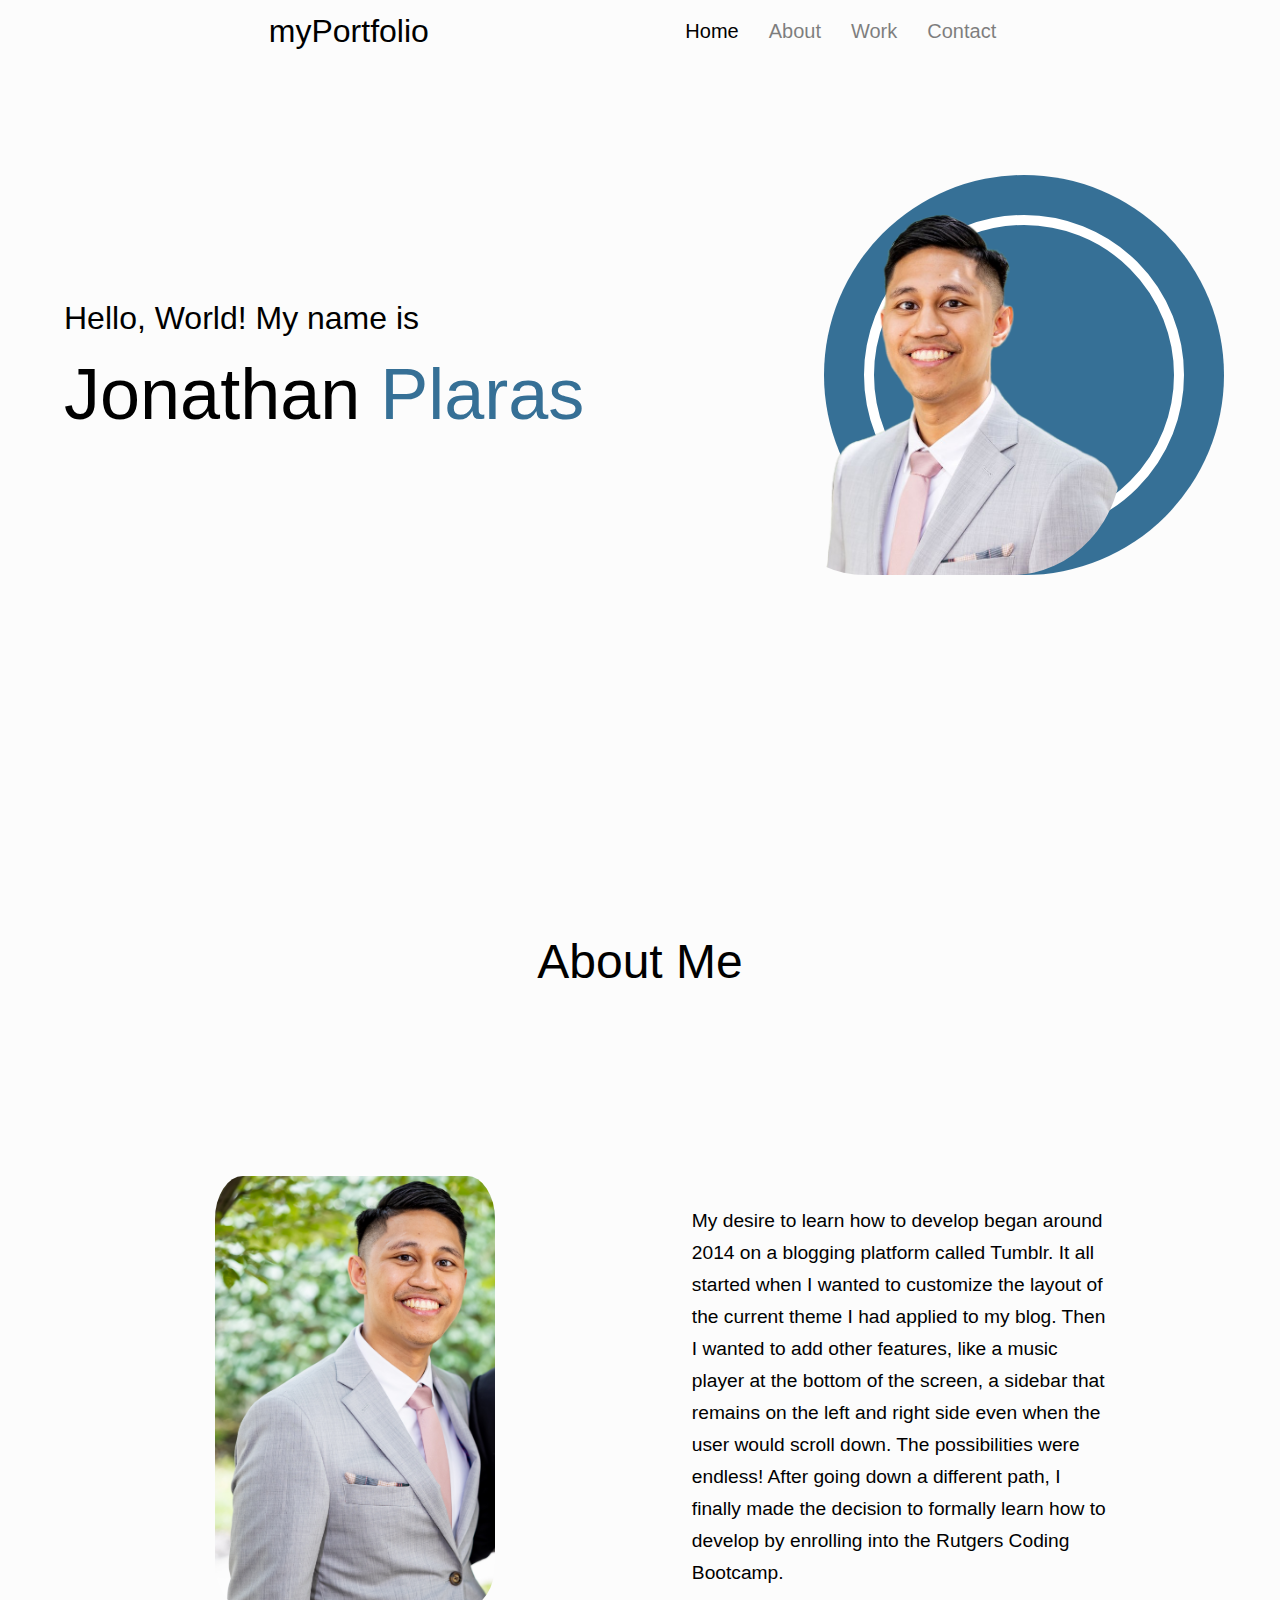
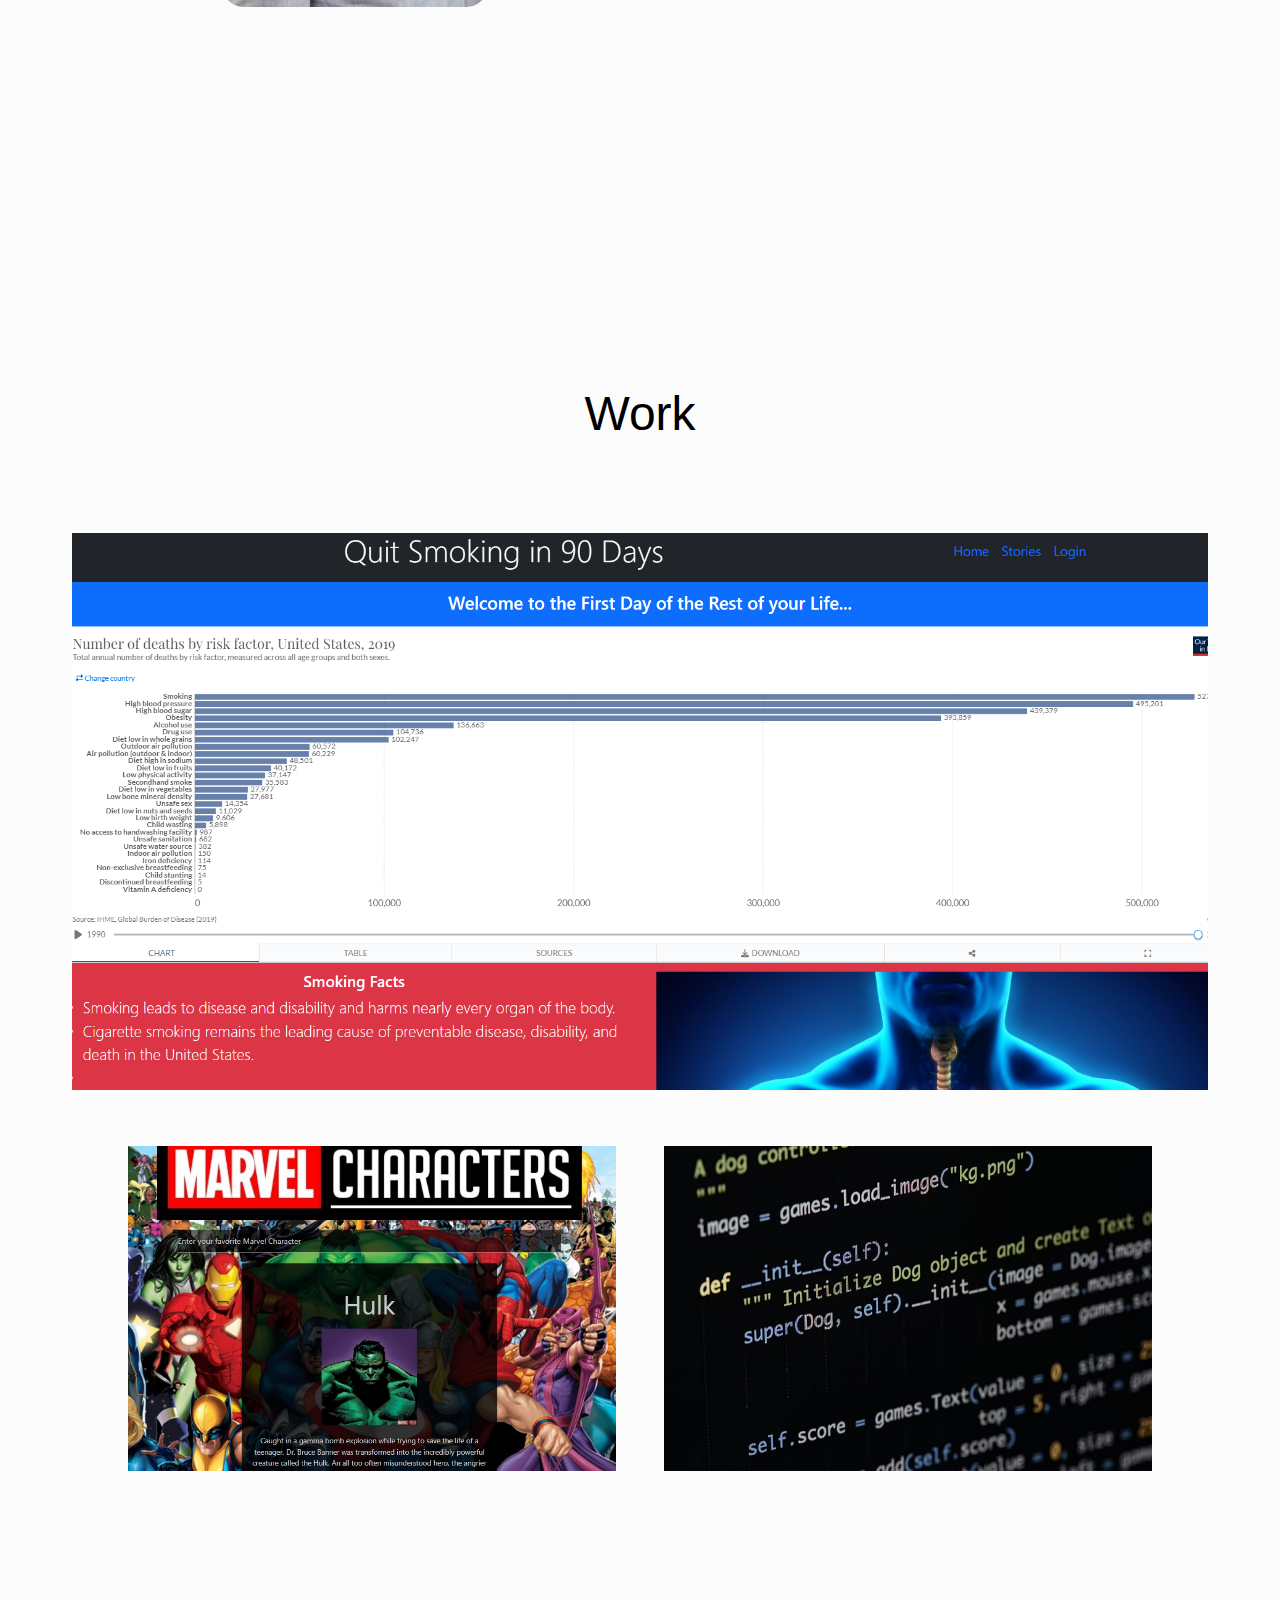
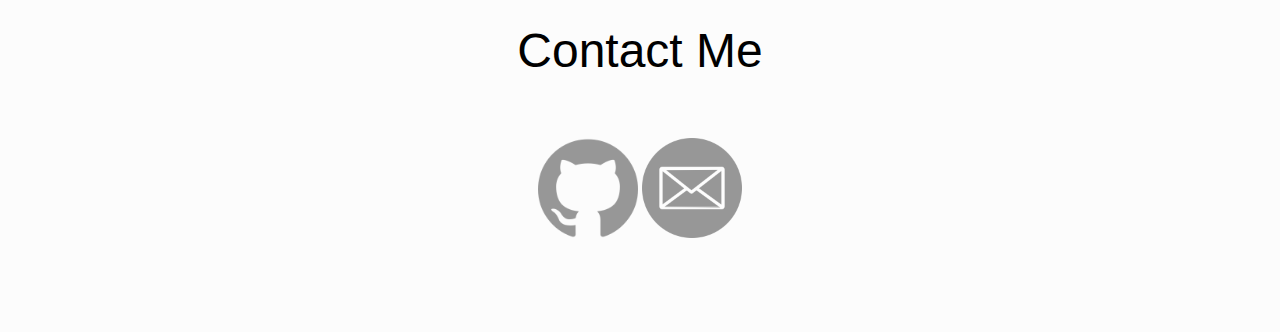
<file: index.html>
<!DOCTYPE html>
<html lang="en">

<head>
    <meta charset="UTF-8">
    <meta http-equiv="X-UA-Compatible" content="IE=edge">
    <meta name="viewport" content="width=device-width, initial-scale=1.0">
    <link rel="stylesheet" href="./assets/style/style.css">
    <title>myPortfolio</title>
</head>

<body>

    <!-- START NAVBAR -->
    <nav class="navbar">
        <h1>myPortfolio</h1>
        <ul class="nav-link-container">
            <li class="nav-link"><a href="#home-section" class="links active">Home</a></li>
            <li class="nav-link"><a href="#about-section" class="links">About</a></li>
            <li class="nav-link"><a href="#work-section" class="links">Work</a></li>
            <li class="nav-link"><a href="#contact-section" class="links">Contact</a></li>
        </ul>
    </nav>
    <!-- END NAVBAR -->

    <!-- START HEADER -->
    <main>
        <header class="header" id="home-section">
            <div class="header-content">
                <h2 class="header-heading">Hello, World! My name is
                    <span class="my-name">Jonathan<span> Plaras</span></span>
                </h2>
            </div>

            <div class="img-container">
                <div class="circle-border"></div>
                <img src="./assets/images/download.png" class="self-img" alt="recent-self-portrait">
            </div>
        </header>

        <!-- END HEADER -->

        <!-- START ABOUT ME -->
        <section id="about-section">
            <h2 class="section-header">About Me</h2>
            <div class="aboutme-container">
                <div class="aboutme-img-container">
                    <img src="./assets/images/ROSI8270.jpg" class="aboutme-img" alt="self-portrait">
                </div>


                <article class="aboutme-info">
                    <p>My desire to learn how to develop began around 2014 on a blogging platform called Tumblr. It all
                        started when I wanted to customize the layout of the current theme I had applied to my blog.
                        Then I
                        wanted to add other features, like a music player at the bottom of the screen, a sidebar that
                        remains on the left and right side even when the user would scroll down. The possibilities were
                        endless! After going down a different path, I finally made the decision to formally learn how to
                        develop by enrolling into the Rutgers Coding Bootcamp.</p>
                </article>
            </div>
        </section>
        <!-- END ABOUT ME -->

        <!-- START WORK -->
        <section id="work-section">
            <h2 class="section-header">Work</h2>
            <div class="work-container">
                <div class="refactor-container">
                    <img src="./assets/images/project2.png" alt="quit-smoking-project"
                        class="refactor-seo-img">
                        <a href="https://group7-smokequitter.herokuapp.com/" class="links">
                        <div class="overlay">
                        <h2 class="refactor-name">Quit Smoking Application</h2>
                        <p class="refactor-info">For our project, we decided to create an online app to help the user quit smoking. Utilizing front-end and back-end technologies through MVC structure, the app includes many features. Users can create a quit plan without logging in, or they can create an account and utilize our daily form features and charts to help track their quitting journey. They can also view reviews, user stories and some facts about smoking, including benefits of quitting.</p></a>
                    </div>
                </div>

                <div class="work-wrapper">
                    <div class="js-container">
                        <img src="./assets/images/marvel-character-project.jpg" alt="marvel-character-project"
                            class="js-img">
                        <a href="https://pljon.github.io/marvel-character-project/" class="links"><div class="js-overlay">
                            <h2 class="js-name">Marvel Character Project</h2>
                            <p class="refactor-info">This project's objective was to build a responsive website using HTML, CSS, and JavaScript to pull data from Marvel's and Wikipedia's API</p></a>
                        </div>
                    </div>

                    <div class="python-container">
                        <img src="./assets/images/Learn_the_Basics_of_Python.avif" alt="py-img"
                            class="python-img">
                        <a href="#" class="links"><div class="python-overlay">
                            <h2 class="python-name">Python</h2></a>
                        </div>
                    </div>

                </div>
            </div>
        </section>
        <!-- END WORK -->

        <!-- START CONTACT -->
        <section id="contact-section">
            <h2 class="section-header">Contact me</h2>
                <div class="contact-container">
                    <div class="social-links">
                        <a href="https://github.com/pljon"><img src="./assets/images/github.png" class="social-img"
                                alt="github-link"></a>
                        <a href="mailto:jonplaras@gmail.com"><img src="./assets/images/email-icon-121.png"
                                class="social-img" alt="email-link"></a>
                    </div>
                </div>
        </section>
        <!-- END CONTACT -->
    </main>
</body>

</html>
</file>
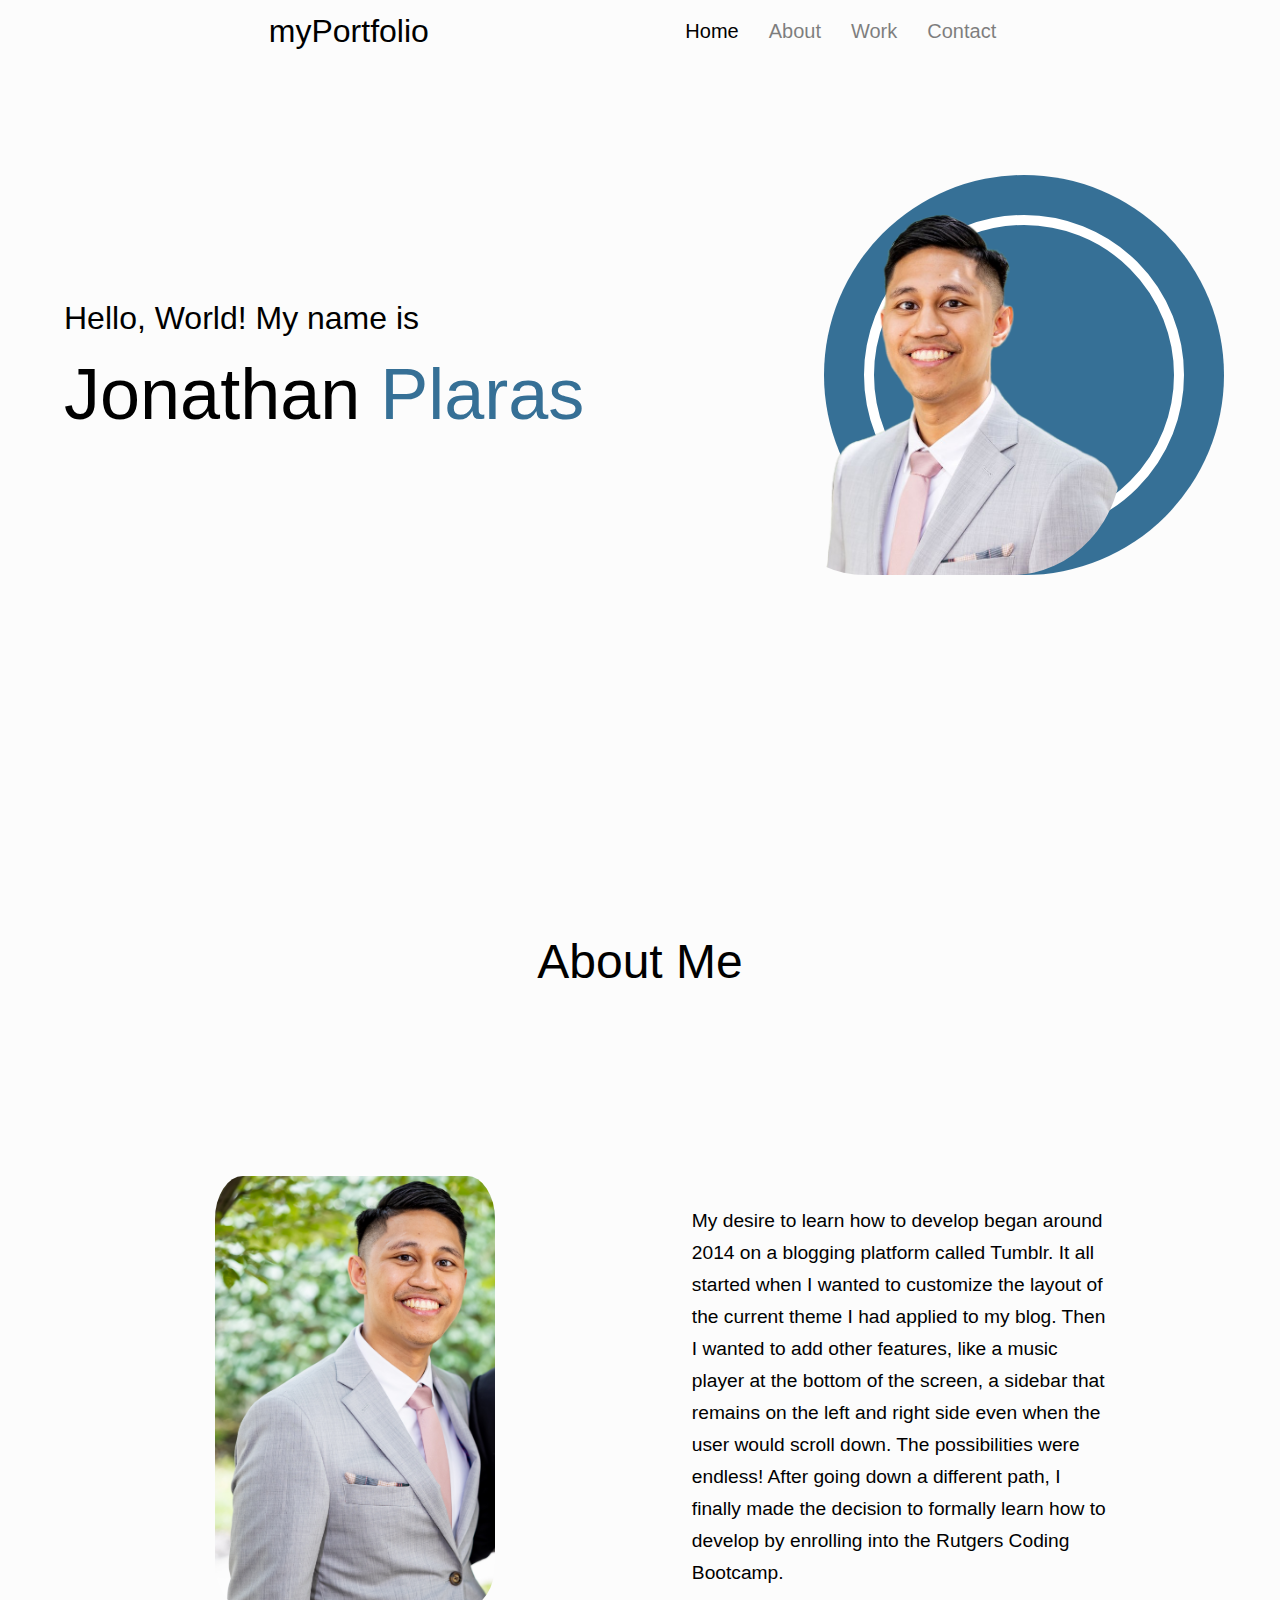
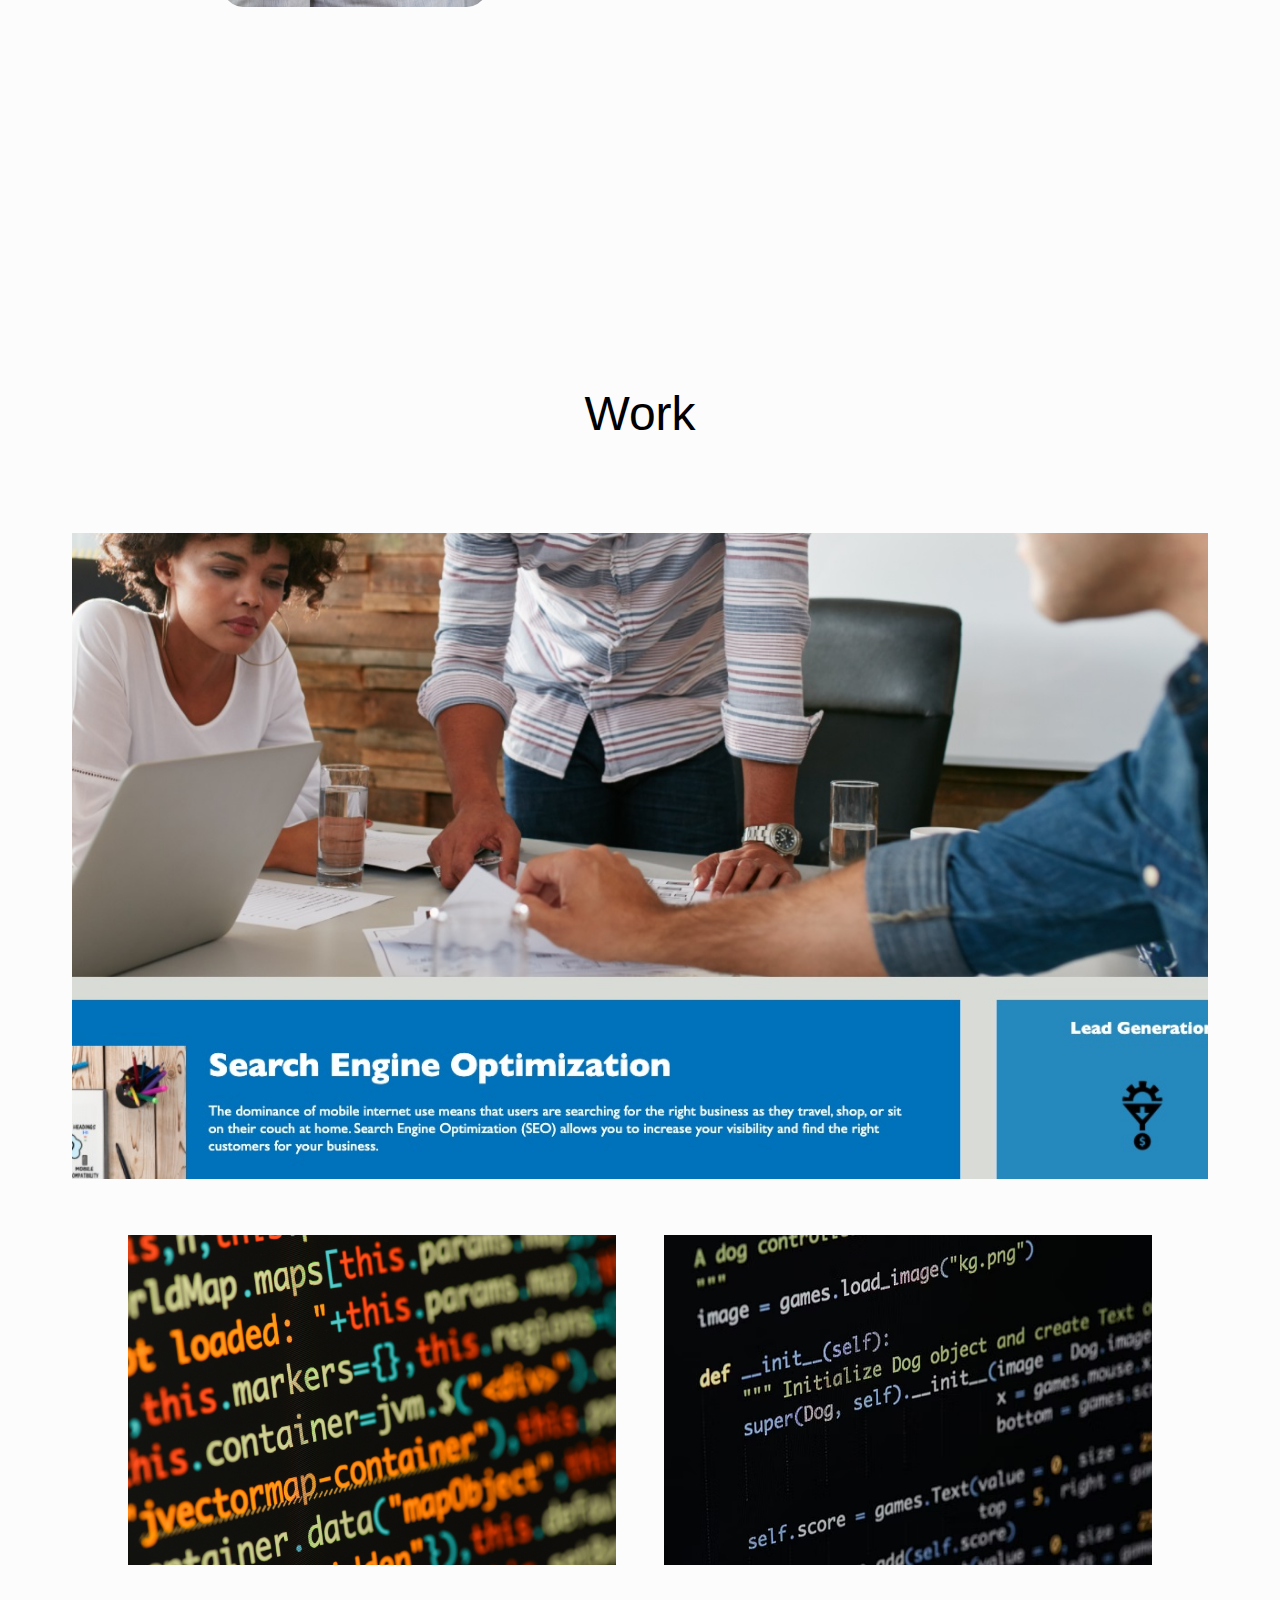
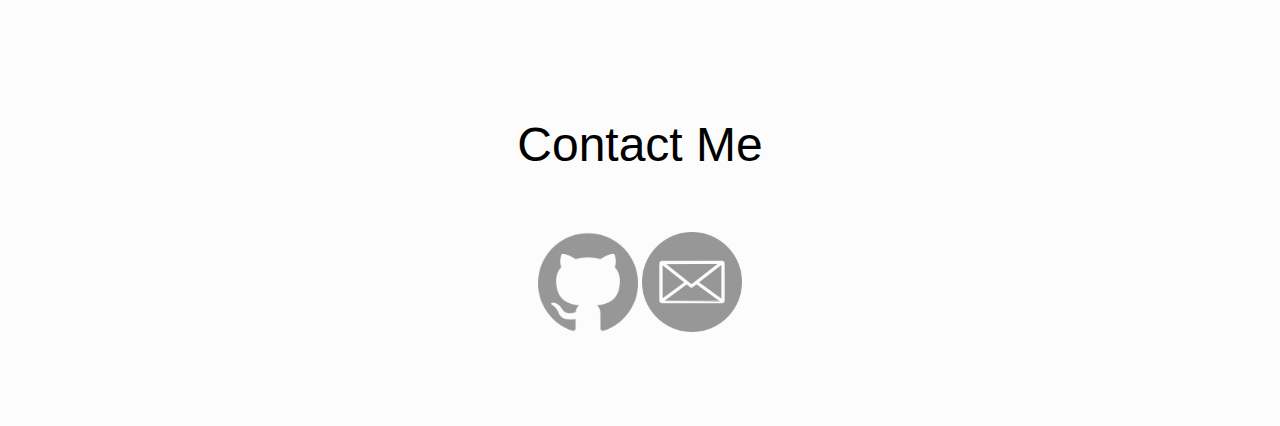
<file: index2.html>
<!DOCTYPE html>
<html lang="en">

<head>
    <meta charset="UTF-8">
    <meta http-equiv="X-UA-Compatible" content="IE=edge">
    <meta name="viewport" content="width=device-width, initial-scale=1.0">
    <link rel="stylesheet" href="./assets/style/style2.css">
    <title>myPortfolio</title>
</head>

<body>

    <!-- START NAVBAR -->
    <nav class="navbar">
        <h1>myPortfolio</h1>
        <ul class="nav-link-container">
            <li class="nav-link"><a href="#home-section" class="links active">Home</a></li>
            <li class="nav-link"><a href="#about-section" class="links">About</a></li>
            <li class="nav-link"><a href="#work-section" class="links">Work</a></li>
            <li class="nav-link"><a href="#contact-section" class="links">Contact</a></li>
        </ul>
    </nav>
    <!-- END NAVBAR -->

    <!-- START HEADER -->
    <main>
        <header class="header" id="home-section">
            <div class="header-content">
                <h2 class="header-heading">Hello, World! My name is
                    <span class="my-name">Jonathan<span> Plaras</span></span>
                </h2>
            </div>

            <div class="img-container">
                <div class="circle-border"></div>
                <img src="./assets/images/download.png" class="self-img" alt="recent-self-portrait">
            </div>
        </header>

        <!-- END HEADER -->

        <!-- START ABOUT ME -->
        <section id="about-section">
            <h2 class="section-header">About Me</h2>
            <div class="aboutme-container">
                <div class="aboutme-img-container">
                    <img src="./assets/images/ROSI8270.jpg" class="aboutme-img" alt="self-portrait">
                </div>


                <article class="aboutme-info">
                    <p>My desire to learn how to develop began around 2014 on a blogging platform called Tumblr. It all
                        started when I wanted to customize the layout of the current theme I had applied to my blog.
                        Then I
                        wanted to add other features, like a music player at the bottom of the screen, a sidebar that
                        remains on the left and right side even when the user would scroll down. The possibilities were
                        endless! After going down a different path, I finally made the decision to formally learn how to
                        develop by enrolling into the Rutgers Coding Bootcamp.</p>
                </article>
            </div>
        </section>
        <!-- END ABOUT ME -->

        <!-- START WORK -->
        <section id="work-section">
            <h2 class="section-header">Work</h2>
            <div class="work-container">
                <div class="refactor-container">
                    <img src="./assets/images/horiseon-webpage-capture2.jpg" alt="refactor-seo-project"
                        class="refactor-seo-img">
                        <a href="https://pljon.github.io/Refactor-SEO/" class="links">
                        <div class="overlay">
                        <h2 class="refactor-name">Refactor SEO</h2>
                        <p class="refactor-info">Refactored Horiseon's website to ensure navigation functionality
                            and
                            code redundancy to enhance SEO.</p></a>
                    </div>
                </div>

                <div class="work-wrapper">
                    <div class="js-container">
                        <img src="./assets/images/bigstock-Real-Java-Script-Code-Developi-217215433.jpeg" alt="javascript-img"
                            class="js-img">
                        <a href="#" class="links"><div class="js-overlay">
                            <h2 class="js-name">JavaScript</h2></a>
                        </div>
                    </div>

                    <div class="python-container">
                        <img src="./assets/images/Learn_the_Basics_of_Python.avif" alt="py-img"
                            class="python-img">
                        <a href="#" class="links"><div class="python-overlay">
                            <h2 class="python-name">Python</h2></a>
                        </div>
                    </div>

                </div>
            </div>
        </section>
        <!-- END WORK -->

        <!-- START CONTACT -->
        <section id="contact-section">
            <h2 class="section-header">Contact me</h2>
                <div class="contact-container">
                    <div class="social-links">
                        <a href="https://github.com/pljon"><img src="./assets/images/github.png" class="social-img"
                                alt="github-link"></a>
                        <a href="mailto:jonplaras@gmail.com"><img src="./assets/images/email-icon-121.png"
                                class="social-img" alt="email-link"></a>
                    </div>
                </div>
        </section>
        <!-- END CONTACT -->
    </main>
</body>

</html>
</file>
<file: assets/style/style.css>
* {
    margin: 0;
    padding: 0;
    box-sizing: border-box;
}

html {
    scroll-behavior: smooth;
}

::selection {
    background: #9f526430;
}

body {

    display: flex;
    flex-direction: column;

    margin: auto;
    width: 100%;
    position: relative;
    background-color: #fcfcfc;
    font-family: 'Franklin Gothic Medium', 'Arial Narrow', Arial, sans-serif;
}

/* START NAVBAR STYLING */

.navbar {
    position: fixed;
    display: flex;
    justify-content: space-between;
    align-items: center;
    z-index: 3;
    width: 100%;
    height: auto;
    padding: 1vw 21vw;
    background: #fcfcfc;
}

h1 {
    font-size: 200%;
    font-weight: 300;
}

.navbar .nav-link-container {
    display: flex;
    
    justify-content: space-between;
    min-width: 300px;

    list-style: none;
}

.links {
    text-decoration: none;
    color: #000;
    margin: 0 5px;
    padding: 10px;
    text-transform: capitalize;
    font-size: 1.25rem;
    opacity: 0.5;
    transition: 0.5s;
}

.links.active,
.links:hover {
    opacity: 1;
}

/* END NAVBAR STYLING */

main {
    display: flex;
    flex-direction: column;
    flex: 1 1 0;
    max-width: 1200px;
    max-height: 1000px;
    margin: auto;
}

section {
    flex: 0 1 10%;
}

/* START HEADER STYLING */

.header {
    width: 100%;
    height: 70vh;
    display: flex;
    justify-content: space-between;
    align-items: center;
    gap: 10vw;
    padding-top: 20%;
    padding-bottom: 10%;
    margin-bottom: 15%;
}

.header-heading {
    display: flex;
    flex-direction: column;
    font-size: 2rem;
    font-weight: 300;
    margin: 1.5rem 1.5rem;
}

.my-name {
    display: block;
    text-transform: capitalize;
    font-size: 4.5rem;
    margin: 1rem 0;
    font-weight: 400;
}

.my-name span {
    color: #367096;
}

.img-container {
    display: flex;
    position: relative;
    justify-content: center;
    align-items: center;
    margin-right:1rem;    
}

.self-img {
    position: absolute;
    inset: 60% 0 0 60%;
    transform: translate(-82%, -60%);
    max-width: 100%;
    /* height: auto; */
    height:100%;
    object-fit: cover;
    border-radius: 30%;
}

.circle-border {
    width: 400px;
    height: 400px;
    border-radius: 50%;
    background: #367096;
    margin-left: 20px;
    position: relative;
    user-select: none;
}

.circle-border::before {
    content: '';
    position: absolute;
    inset: 40px;
    border: 10px solid #fff;
    border-radius: 50%;
}

/* END HEADER STYLING */

/* START ABOUT ME STYLING */

#about-section {
    display: flex;
    flex-direction: column;
    align-items: center;
    position: relative;
    padding: 5vw 0;
    margin: 5%;
}

.section-header {
    text-align: center;
    text-transform: capitalize;
    font-size: 3rem;
    font-weight: 300;
    margin-bottom: 60px;
}

.aboutme-container {
    width: 100%;
    
    margin: 5%;
    padding: 2%;
    display: flex;
    flex-wrap: wrap;
    align-items: center;
    gap: 10%;
}

.aboutme-img-container {
    display: flex;
    flex-wrap: wrap;
    flex-direction: column;
    align-content: center;
    width: 45%;
    position: relative;
}

.aboutme-img {
    width: 60%;
    height: auto;
    display: block;
    object-fit: cover;
    margin: 11% auto;
    border-radius: 10%;
}

.aboutme-info {
    display: flex;
    width: 40%;
    padding-top: 1%;
    order: 4;
}

.aboutme-info p {
    font-size: 1.2rem;
    line-height: 2rem;
    margin: 30px 0;
}



/* END ABOUT ME STYLING */

/* START WORK STYLING */

#work-section {
    display:flex;
    flex-direction: column;
    align-items:center;
    position: relative;
    margin: 5vw 0;
    padding-top: 5vw;
}

.refactor-seo-img, .js-img, .python-img {
    /* display:block; */
    width: 100%;
    height: 100%;
}

.refactor-container, .js-container, .python-container {
    position:relative;
    width:100%;
    max-height:100%;
}

.overlay, .js-overlay, .python-overlay {
    position: absolute;
    top: 0;
    bottom: 0;
    left: 0;
    right: 0;
    height: 100%;
    width: 100%;
    opacity: 0;
    transition: .5s ease;
    background-color: #008CBA;
    font-size: 1.2rem;
    text-align:center;
  }

.refactor-name, .refactor-info, .js-name, .python-name {
    transform:translate(0,200%);
    line-height:3vh;
}

.refactor-container:hover .overlay, 
.js-container:hover .js-overlay,
.python-container:hover .python-overlay {
    opacity:0.85;
}

.work-wrapper {
    display: flex;
    flex-direction: row;
    justify-content: center;
    width: 100%;
    padding:2rem;
    /* flex: 1 0 75%; */
}

.work-container {
    display:flex;
    flex-direction:row;
    flex-wrap: wrap;
    padding:2rem;
}

.js-img, .python-img {
    padding:1.5rem;
}

/* END WORK STYLING */

/* START CONTACT ME */
.social-links {
    margin-bottom: 10vh;
}

.social-img {
    width: 100px;
    height: 100px;
    opacity: .4;
}

.social-img:hover {
    opacity: 1;
    transition: .5s;
}

.contact-container {
    display:flex;
    align-items:center;
    justify-content:space-evenly;
    text-align:center;
}

/* END CONTACT ME */

@media screen and (max-width: 768px) {

    /* .navbar, */
    main,
    .header,
    .aboutme-container {
        flex-direction: column;
        height: auto;
    }

    .work-wrapper  {
        display:flex;
        flex-direction: column;
        flex-wrap:wrap;
        flex: 1 1 10%;
    }

    .header {
        flex: 0 0 50%;
        flex-direction: column;
        justify-content: flex-start;
    }

    .aboutme-info {
        width: 75%;
    }
}


@media screen and (max-width: 992px) {
    .navbar {
        flex-direction: column;
    }
    .section-header {
        padding-top: 4vh;
    }
}
</file>
<file: assets/style/style2.css>
* {
    margin: 0;
    padding: 0;
    box-sizing: border-box;
}

html {
    scroll-behavior: smooth;
}

::selection {
    background: #9f526430;
}

body {

    display: flex;
    flex-direction: column;

    margin: auto;
    width: 100%;
    position: relative;
    background-color: #fcfcfc;
    font-family: 'Franklin Gothic Medium', 'Arial Narrow', Arial, sans-serif;
}

/* START NAVBAR STYLING */

.navbar {
    position: fixed;
    display: flex;
    justify-content: space-between;
    align-items: center;
    z-index: 3;
    width: 100%;
    height: auto;
    padding: 1vw 21vw;
    background: #fcfcfc;
}

h1 {
    font-size: 200%;
    font-weight: 300;
}

.navbar .nav-link-container {
    display: flex;
    
    justify-content: space-between;
    min-width: 300px;

    list-style: none;
}

.links {
    text-decoration: none;
    color: #000;
    margin: 0 5px;
    padding: 10px;
    text-transform: capitalize;
    font-size: 1.25rem;
    opacity: 0.5;
    transition: 0.5s;
}

.links.active,
.links:hover {
    opacity: 1;
}

/* END NAVBAR STYLING */

main {
    display: flex;
    flex-direction: column;
    flex: 1 1 0;
    max-width: 1200px;
    max-height: 1000px;
    margin: auto;
}

section {
    flex: 0 1 10%;
}

/* START HEADER STYLING */

.header {
    width: 100%;
    height: 70vh;
    display: flex;
    justify-content: space-between;
    align-items: center;
    gap: 10vw;
    padding-top: 20%;
    padding-bottom: 10%;
    margin-bottom: 15%;
}

.header-heading {
    display: flex;
    flex-direction: column;
    font-size: 2rem;
    font-weight: 300;
    margin: 1.5rem 1.5rem;
}

.my-name {
    display: block;
    text-transform: capitalize;
    font-size: 4.5rem;
    margin: 1rem 0;
    font-weight: 400;
}

.my-name span {
    color: #367096;
}

.img-container {
    display: flex;
    position: relative;
    justify-content: center;
    align-items: center;
    margin-right:1rem;    
}

.self-img {
    position: absolute;
    inset: 60% 0 0 60%;
    transform: translate(-82%, -60%);
    max-width: 100%;
    /* height: auto; */
    height:100%;
    object-fit: cover;
    border-radius: 30%;
}

.circle-border {
    width: 400px;
    height: 400px;
    border-radius: 50%;
    background: #367096;
    margin-left: 20px;
    position: relative;
    user-select: none;
}

.circle-border::before {
    content: '';
    position: absolute;
    inset: 40px;
    border: 10px solid #fff;
    border-radius: 50%;
}

/* END HEADER STYLING */

/* START ABOUT ME STYLING */

#about-section {
    display: flex;
    flex-direction: column;
    align-items: center;
    position: relative;
    padding: 5vw 0;
    margin: 5%;
}

.section-header {
    text-align: center;
    text-transform: capitalize;
    font-size: 3rem;
    font-weight: 300;
    margin-bottom: 60px;
}

.aboutme-container {
    width: 100%;
    
    margin: 5%;
    padding: 2%;
    display: flex;
    flex-wrap: wrap;
    align-items: center;
    gap: 10%;
}

.aboutme-img-container {
    display: flex;
    flex-wrap: wrap;
    flex-direction: column;
    align-content: center;
    width: 45%;
    position: relative;
}

.aboutme-img {
    width: 60%;
    height: auto;
    display: block;
    object-fit: cover;
    margin: 11% auto;
    border-radius: 10%;
}

.aboutme-info {
    display: flex;
    width: 40%;
    padding-top: 1%;
    order: 4;
}

.aboutme-info p {
    font-size: 1.2rem;
    line-height: 2rem;
    margin: 30px 0;
}



/* END ABOUT ME STYLING */

/* START WORK STYLING */

#work-section {
    display:flex;
    flex-direction: column;
    align-items:center;
    position: relative;
    margin: 5vw 0;
    padding-top: 5vw;
}

.refactor-seo-img, .js-img, .python-img {
    /* display:block; */
    width: 100%;
    height: 100%;
}

.refactor-container, .js-container, .python-container {
    position:relative;
    width:100%;
    max-height:100%;
}

.overlay, .js-overlay, .python-overlay {
    position: absolute;
    top: 0;
    bottom: 0;
    left: 0;
    right: 0;
    height: 100%;
    width: 100%;
    opacity: 0;
    transition: .5s ease;
    background-color: #008CBA;
    font-size: 1.2rem;
    text-align:center;
  }

.refactor-name, .refactor-info, .js-name, .python-name {
    transform:translate(0,200%);
    line-height:3vh;
}

.refactor-container:hover .overlay, 
.js-container:hover .js-overlay,
.python-container:hover .python-overlay {
    opacity:0.85;
}

.work-wrapper {
    display: flex;
    flex-direction: row;
    justify-content: center;
    width: 100%;
    padding:2rem;
    /* flex: 1 0 75%; */
}

.work-container {
    display:flex;
    flex-direction:row;
    flex-wrap: wrap;
    padding:2rem;
}

.js-img, .python-img {
    padding:1.5rem;
}

/* END WORK STYLING */

/* START CONTACT ME */
.social-links {
    margin-bottom: 10vh;
}

.social-img {
    width: 100px;
    height: 100px;
    opacity: .4;
}

.social-img:hover {
    opacity: 1;
    transition: .5s;
}

.contact-container {
    display:flex;
    align-items:center;
    justify-content:space-evenly;
    text-align:center;
}

/* END CONTACT ME */

@media screen and (max-width: 768px) {

    /* .navbar, */
    main,
    .header,
    .aboutme-container {
        flex-direction: column;
        height: auto;
    }

    .work-wrapper  {
        display:flex;
        flex-direction: column;
        flex-wrap:wrap;
        flex: 1 1 10%;
    }

    .header {
        flex: 0 0 50%;
        flex-direction: column;
        justify-content: flex-start;
    }

    .aboutme-info {
        width: 75%;
    }
}


@media screen and (max-width: 992px) {
    .navbar {
        flex-direction: column;
    }
}
</file>
